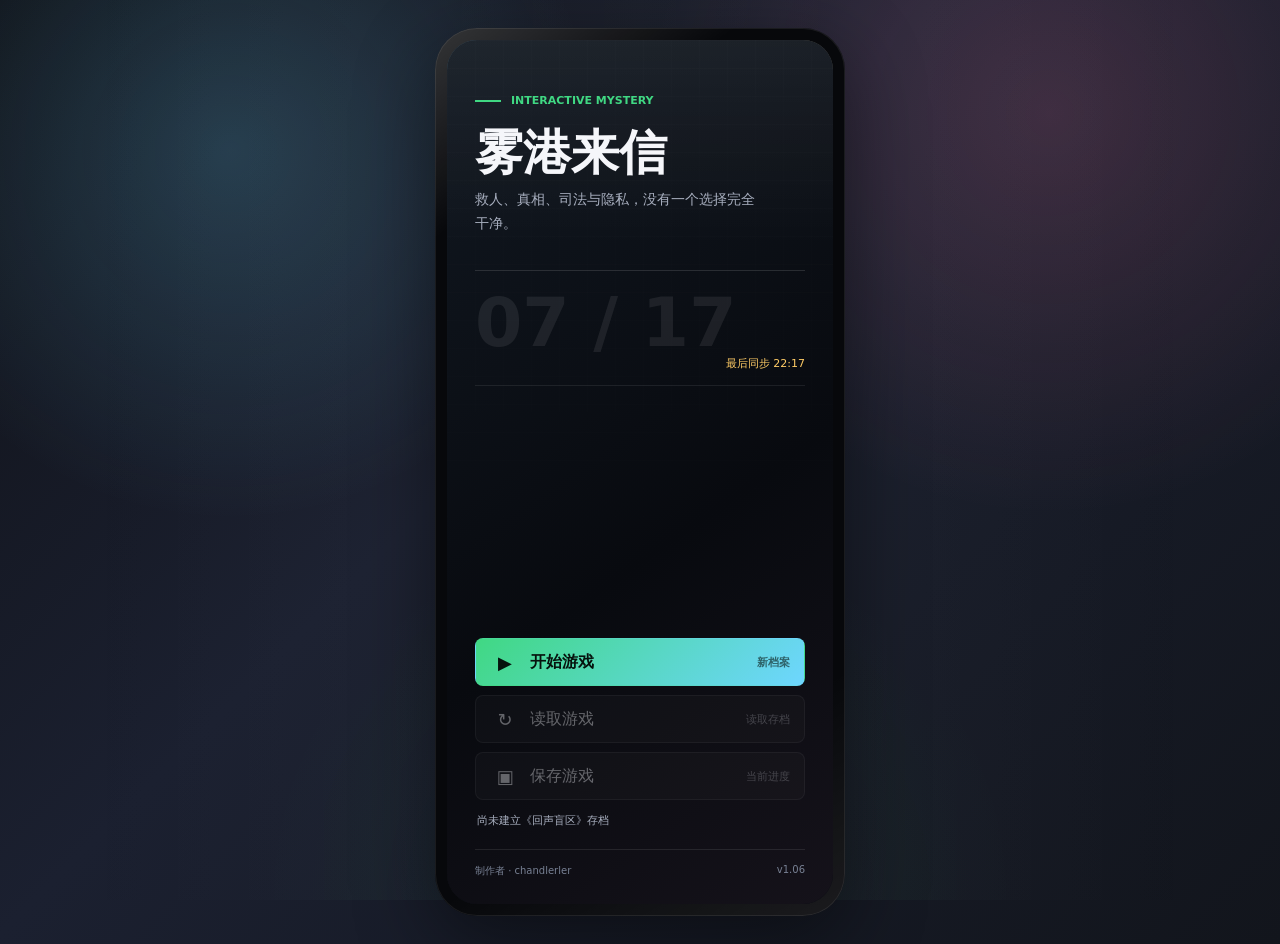
<file: index.html>
<!doctype html>
<html lang="zh-CN">
<head>
  <meta charset="utf-8">
  <!--
    viewport-fit=cover 让页面在全面屏设备上正确使用可视区域；
    interactive-widget=resizes-content 让软键盘弹出时缩小页面，而不是遮住密码输入框。
  -->
  <meta name="viewport" content="width=device-width, initial-scale=1, viewport-fit=cover, interactive-widget=resizes-content">
  <!-- 这是单文件原型，禁用本地页面缓存可以减少手机继续显示旧版本的概率。 -->
  <meta http-equiv="Cache-Control" content="no-cache, no-store, must-revalidate">
  <meta http-equiv="Pragma" content="no-cache">
  <meta http-equiv="Expires" content="0">
  <!-- 头像是首屏锁屏通知的一部分，提前加载可以减少图片闪现。 -->
  <link rel="preload" as="image" href="assets/avatars/linxia.jpg">
  <title>雾港来信：回声盲区</title>
  <style>
    /*
      这是一个用于验证玩法框架的最小可玩模型。
      页面负责模拟手机外观，剧情、线索、事件和结局位于 data 目录，运行逻辑位于 game.js。
      注释会尽量解释“为什么这样写”，而不是只解释语法。
    */

    :root {
      color-scheme: dark;
      --bg: #111318;
      --bg-soft: #191c24;
      --glass: rgba(25, 28, 36, .72);
      --glass-strong: rgba(30, 34, 44, .9);
      --line: rgba(255, 255, 255, .12);
      --text: #f5f6fa;
      --muted: #a8afbf;
      --dim: #788194;
      --green: #40d883;
      --cyan: #6ed6ff;
      --blue: #5a8cff;
      --pink: #ff7ba8;
      --amber: #ffcc66;
      --danger: #ff6b78;
      --shadow: 0 24px 80px rgba(0, 0, 0, .45);
      --radius-phone: 42px;
      --radius-app: 24px;
      --font: "Microsoft YaHei", "PingFang SC", "Noto Sans CJK SC", system-ui, sans-serif;
    }

    * {
      box-sizing: border-box;
    }

    html {
      min-height: 100%;
      background: #07080b;
    }

    body {
      min-height: 100vh;
      min-height: 100dvh;
      margin: 0;
      display: grid;
      place-items: center;
      overflow-x: hidden;
      color: var(--text);
      font-family: var(--font);
      background:
        radial-gradient(circle at 18% 16%, rgba(110, 214, 255, .2), transparent 28%),
        radial-gradient(circle at 82% 12%, rgba(255, 123, 168, .16), transparent 30%),
        linear-gradient(135deg, #0f1117 0%, #1b2030 42%, #12151c 100%);
    }

    body::before {
      content: "";
      position: fixed;
      inset: 0;
      pointer-events: none;
      background:
        linear-gradient(90deg, transparent, rgba(255, 255, 255, .035), transparent),
        radial-gradient(circle at 50% 100%, rgba(64, 216, 131, .08), transparent 34%);
      opacity: .8;
    }

    button,
    input {
      font: inherit;
    }

    button {
      cursor: pointer;
      border: 0;
      color: inherit;
      -webkit-tap-highlight-color: transparent;
    }

    .stage {
      width: min(100vw, 520px);
      min-height: 100vh;
      min-height: 100dvh;
      display: flex;
      align-items: center;
      justify-content: center;
      padding: 28px;
    }

    .progress-list {
      display: grid;
      gap: 10px;
      margin-top: 26px;
    }

    .progress-item {
      display: flex;
      align-items: center;
      gap: 10px;
      color: var(--muted);
      line-height: 1.5;
    }

    .progress-dot {
      width: 10px;
      height: 10px;
      border-radius: 50%;
      background: rgba(255, 255, 255, .22);
      box-shadow: 0 0 0 4px rgba(255, 255, 255, .04);
      flex: 0 0 auto;
    }

    .progress-item.done {
      color: var(--text);
    }

    .progress-item.done .progress-dot {
      background: var(--green);
      box-shadow: 0 0 0 4px rgba(64, 216, 131, .16);
    }

    .phone-shell {
      width: min(100%, 410px);
      aspect-ratio: 9 / 19.5;
      margin-inline: auto;
      padding: 12px;
      border-radius: var(--radius-phone);
      background:
        linear-gradient(145deg, rgba(255, 255, 255, .18), transparent 18%),
        linear-gradient(330deg, rgba(255, 255, 255, .08), transparent 22%),
        #07080b;
      box-shadow: var(--shadow), inset 0 0 0 1px rgba(255, 255, 255, .08);
      position: relative;
      animation: phoneRise .45s ease both;
    }

    .phone {
      height: 100%;
      overflow: hidden;
      border-radius: calc(var(--radius-phone) - 12px);
      position: relative;
      background:
        linear-gradient(180deg, rgba(255, 255, 255, .1), transparent 34%),
        radial-gradient(circle at 30% 10%, rgba(110, 214, 255, .35), transparent 32%),
        radial-gradient(circle at 78% 4%, rgba(255, 204, 102, .24), transparent 28%),
        linear-gradient(160deg, #1b2433, #0d1119 58%, #171922);
    }

    /*
      =====================
      游戏初始菜单
      =====================
      菜单覆盖在整台模拟手机上方，因此玩家第一次打开链接时不会提前看到锁屏。
      进入游戏后可以通过状态栏左侧的菜单按钮再次打开它。
    */
    .start-menu {
      position: absolute;
      inset: 0;
      z-index: 100;
      display: none;
      flex-direction: column;
      justify-content: space-between;
      overflow: hidden;
      padding: 54px 28px 26px;
      background:
        linear-gradient(180deg, rgba(255, 255, 255, .06), transparent 24%),
        linear-gradient(145deg, #111821 0%, #080a0f 58%, #15121a 100%);
    }

    .start-menu.active {
      display: flex;
      animation: menuIn .36s ease both;
    }

    .start-menu::before {
      content: "";
      position: absolute;
      inset: 0;
      pointer-events: none;
      opacity: .42;
      background-image:
        linear-gradient(rgba(255, 255, 255, .03) 1px, transparent 1px),
        linear-gradient(90deg, rgba(255, 255, 255, .025) 1px, transparent 1px);
      background-size: 28px 28px;
      mask-image: linear-gradient(to bottom, black, transparent 74%);
    }

    .menu-close {
      width: 36px;
      height: 36px;
      position: absolute;
      top: 18px;
      right: 18px;
      z-index: 2;
      display: none;
      place-items: center;
      border: 1px solid rgba(255, 255, 255, .14);
      border-radius: 8px;
      color: rgba(255, 255, 255, .82);
      background: rgba(255, 255, 255, .06);
      font-size: 24px;
      line-height: 1;
    }

    .menu-close.visible {
      display: grid;
    }

    .menu-heading,
    .menu-actions,
    .menu-footer {
      position: relative;
      z-index: 1;
    }

    .menu-kicker {
      display: flex;
      align-items: center;
      gap: 10px;
      color: var(--green);
      font-size: 11px;
      font-weight: 700;
      letter-spacing: 0;
    }

    .menu-kicker::before {
      content: "";
      width: 26px;
      height: 2px;
      background: var(--green);
    }

    .menu-title {
      margin: 20px 0 8px;
      font-size: 48px;
      line-height: 1.08;
      font-weight: 650;
      letter-spacing: 0;
    }

    .menu-subtitle {
      max-width: 290px;
      margin: 0;
      color: var(--muted);
      font-size: 14px;
      line-height: 1.75;
    }

    .menu-mark {
      width: 100%;
      height: 116px;
      position: relative;
      margin-top: 34px;
      border-top: 1px solid rgba(255, 255, 255, .12);
      border-bottom: 1px solid rgba(255, 255, 255, .08);
      overflow: hidden;
    }

    .menu-mark::before {
      content: "07 / 17";
      position: absolute;
      left: 0;
      top: 18px;
      color: rgba(255, 255, 255, .08);
      font-size: 68px;
      font-weight: 700;
      line-height: 1;
      white-space: nowrap;
    }

    .menu-mark::after {
      content: "最后同步 22:17";
      position: absolute;
      right: 0;
      bottom: 14px;
      color: var(--amber);
      font-size: 11px;
    }

    .menu-actions {
      display: grid;
      gap: 9px;
      margin-top: auto;
    }

    .menu-action {
      min-height: 48px;
      display: grid;
      grid-template-columns: 30px 1fr auto;
      align-items: center;
      gap: 10px;
      padding: 0 14px;
      border: 1px solid rgba(255, 255, 255, .13);
      border-radius: 8px;
      text-align: left;
      background: rgba(255, 255, 255, .055);
      transition: transform .16s ease, border-color .16s ease, background .16s ease;
    }

    .menu-action:hover,
    .menu-action:focus-visible {
      border-color: rgba(110, 214, 255, .52);
      background: rgba(110, 214, 255, .09);
      outline: none;
    }

    .menu-action:active {
      transform: scale(.985);
    }

    .menu-action.primary {
      border-color: transparent;
      color: #06120d;
      background: linear-gradient(135deg, var(--green), var(--cyan));
      font-weight: 700;
    }

    .menu-action.continue-action {
      border-color: rgba(64, 216, 131, .4);
      background: rgba(64, 216, 131, .1);
    }

    .menu-action[hidden] {
      display: none;
    }

    .menu-action:disabled {
      cursor: not-allowed;
      opacity: .38;
      transform: none;
    }

    .menu-action-icon {
      font-size: 18px;
      text-align: center;
    }

    .menu-action-meta {
      color: currentColor;
      opacity: .58;
      font-size: 11px;
    }

    .save-summary {
      min-height: 18px;
      margin: 4px 2px 0;
      color: var(--muted);
      font-size: 11px;
      line-height: 1.5;
    }

    .save-summary.success {
      color: var(--green);
    }

    .menu-footer {
      display: flex;
      justify-content: space-between;
      gap: 16px;
      margin-top: 18px;
      padding-top: 14px;
      border-top: 1px solid rgba(255, 255, 255, .09);
      color: var(--dim);
      font-size: 10px;
    }

    .speaker {
      width: 96px;
      height: 26px;
      border-radius: 0 0 18px 18px;
      background: #07080b;
      position: absolute;
      top: 0;
      left: 50%;
      z-index: 20;
      transform: translateX(-50%);
    }

    .status-bar {
      height: 44px;
      padding: 12px 24px 0;
      display: flex;
      align-items: center;
      justify-content: space-between;
      font-size: 13px;
      font-weight: 500;
      position: relative;
      z-index: 42;
      touch-action: none;
    }

    .status-left {
      display: flex;
      align-items: center;
      gap: 8px;
    }

    .menu-launcher {
      width: 24px;
      height: 24px;
      display: grid;
      place-items: center;
      padding: 0;
      border-radius: 6px;
      color: rgba(255, 255, 255, .84);
      background: rgba(255, 255, 255, .08);
      font-size: 15px;
      line-height: 1;
    }

    .shade-grip {
      position: absolute;
      left: 50%;
      top: 7px;
      width: 116px;
      height: 28px;
      transform: translateX(-50%);
      border-radius: 0 0 18px 18px;
      background: transparent;
      z-index: 44;
      cursor: grab;
      touch-action: none;
    }

    .signal {
      display: flex;
      align-items: center;
      gap: 5px;
      color: rgba(255, 255, 255, .88);
    }

    .battery {
      width: 24px;
      height: 12px;
      border: 1.5px solid currentColor;
      border-radius: 4px;
      padding: 2px;
      position: relative;
    }

    .battery::after {
      content: "";
      width: 2px;
      height: 6px;
      border-radius: 0 2px 2px 0;
      background: currentColor;
      position: absolute;
      right: -4px;
      top: 2px;
    }

    .battery span {
      display: block;
      width: 72%;
      height: 100%;
      border-radius: 2px;
      background: var(--green);
    }

    .screen {
      position: absolute;
      inset: 44px 0 0;
      display: flex;
      flex-direction: column;
    }

    .home-screen,
    .app-screen,
    .lock-screen {
      position: absolute;
      inset: 0;
      display: none;
      animation: appIn .22s ease both;
    }

    .home-screen.active,
    .app-screen.active,
    .lock-screen.active {
      display: flex;
    }

    .lock-screen {
      z-index: 32;
      flex-direction: column;
      justify-content: space-between;
      padding: 54px 24px 26px;
      background:
        linear-gradient(180deg, rgba(255, 255, 255, .08), transparent 38%),
        radial-gradient(circle at 50% 18%, rgba(110, 214, 255, .24), transparent 32%),
        linear-gradient(160deg, #161b26, #090b10 68%);
    }

    .lock-top {
      text-align: center;
    }

    .lock-time {
      font-size: 64px;
      line-height: 1;
      font-weight: 500;
    }

    .lock-date {
      margin-top: 8px;
      color: rgba(255, 255, 255, .72);
      font-size: 14px;
    }

    .lock-notice {
      margin-top: 28px;
      padding: 13px;
      border-radius: 20px;
      display: flex;
      align-items: center;
      gap: 10px;
      text-align: left;
      background: rgba(255, 255, 255, .11);
      border: 1px solid rgba(255, 255, 255, .13);
      backdrop-filter: blur(16px);
      animation: notifyIn .55s ease both .25s;
    }

    .lock-unlock {
      display: grid;
      gap: 12px;
    }

    .lock-hint {
      text-align: center;
      color: rgba(255, 255, 255, .72);
      font-size: 13px;
    }

    .lock-pass {
      display: grid;
      grid-template-columns: 1fr auto;
      gap: 8px;
    }

    .lock-pass input {
      min-width: 0;
      height: 46px;
      border: 1px solid rgba(255, 255, 255, .16);
      border-radius: 16px;
      padding: 0 14px;
      background: rgba(255, 255, 255, .1);
      color: var(--text);
      outline: none;
      text-align: center;
      letter-spacing: 6px;
    }

    .lock-pass input:focus {
      border-color: rgba(110, 214, 255, .72);
      box-shadow: 0 0 0 4px rgba(110, 214, 255, .13);
    }

    .unlock-btn {
      width: 54px;
      height: 46px;
      border-radius: 16px;
      background: linear-gradient(135deg, var(--green), var(--cyan));
      color: #071015;
      font-size: 20px;
    }

    .lock-error {
      min-height: 20px;
      color: var(--danger);
      text-align: center;
      font-size: 12px;
    }

    .swipe-pill {
      width: 132px;
      height: 5px;
      margin: 4px auto 0;
      border-radius: 999px;
      background: rgba(255, 255, 255, .48);
      animation: breathe 1.8s ease-in-out infinite;
    }

    .home-screen {
      flex-direction: column;
      padding: 26px 24px 22px;
    }

    .date-card {
      margin-top: 12px;
    }

    .date-card .time {
      font-size: 54px;
      line-height: 1;
      font-weight: 500;
      letter-spacing: 0;
    }

    .date-card .date {
      margin-top: 6px;
      color: rgba(255, 255, 255, .72);
      font-size: 14px;
    }

    .notice {
      margin-top: 18px;
      display: flex;
      align-items: center;
      gap: 10px;
      padding: 12px;
      border-radius: 18px;
      background: rgba(255, 255, 255, .1);
      backdrop-filter: blur(14px);
      border: 1px solid rgba(255, 255, 255, .12);
      animation: notifyIn .45s ease both .15s;
    }

    .notice-icon {
      width: 34px;
      height: 34px;
      border-radius: 11px;
      display: grid;
      place-items: center;
      background: linear-gradient(135deg, var(--green), #1a9f62);
      font-size: 18px;
    }

    /*
      角色头像统一从 assets 目录读取。object-fit 让不同尺寸的原图都能稳定填满头像框，
      object-position 稍微上移，避免方形裁切时把人物面部压到下方。
    */
    .character-avatar {
      object-fit: cover;
      object-position: 50% 34%;
      border-radius: 50%;
      border: 1px solid rgba(255, 255, 255, .24);
      background: #263028;
      box-shadow: 0 5px 14px rgba(0, 0, 0, .22);
    }

    img.notice-icon {
      flex: 0 0 34px;
      display: block;
    }

    /*
      应用 Logo：图形来自本地 Lucide 图标库并内嵌到页面。
      统一使用 currentColor，既能保持同一套线条语言，也方便不同应用使用独立配色。
    */
    .app-logo-svg {
      width: 30px;
      height: 30px;
      display: block;
      fill: none;
      stroke: currentColor;
      stroke-width: 1.9;
      stroke-linecap: round;
      stroke-linejoin: round;
      pointer-events: none;
    }

    .notice-icon .app-logo-svg {
      width: 20px;
      height: 20px;
      stroke-width: 2;
    }

    .logo-chat { color: #f4fff8; }
    .logo-gallery { color: #fff8eb; }
    .logo-docs { color: #f4fbff; }
    .logo-browser { color: #f5fbff; }
    .logo-social { color: #fff7fb; }
    .logo-videos { color: #fff5f6; }
    .logo-vault { color: #fff5d6; }
    .logo-ending { color: #fff7ed; }
    .logo-help { color: #f5fcff; }
    .logo-settings { color: #f7fbff; }

    .notice b {
      display: block;
      font-size: 13px;
      font-weight: 500;
    }

    .notice span {
      color: rgba(255, 255, 255, .72);
      font-size: 12px;
    }

    .app-grid {
      margin-top: auto;
      display: grid;
      grid-template-columns: repeat(4, 1fr);
      gap: 20px 14px;
    }

    .app-icon {
      display: grid;
      justify-items: center;
      gap: 7px;
      background: transparent;
      padding: 0;
    }

    .icon-tile {
      width: 54px;
      height: 54px;
      border-radius: 16px;
      display: grid;
      place-items: center;
      font-size: 25px;
      box-shadow: 0 12px 24px rgba(0, 0, 0, .24), inset 0 1px 0 rgba(255, 255, 255, .28);
      position: relative;
      transition: transform .16s ease, filter .16s ease;
    }

    .app-icon:active .icon-tile,
    .choice-btn:active,
    .small-btn:active,
    .back-btn:active,
    .desktop-btn:active,
    .notice:active,
    .photo-card:active {
      transform: scale(.96);
      filter: brightness(1.12);
    }

    .app-icon > span:not(.icon-tile) {
      max-width: 68px;
      color: rgba(255, 255, 255, .88);
      font-size: 12px;
      text-shadow: 0 1px 5px rgba(0, 0, 0, .55);
      white-space: nowrap;
      overflow: hidden;
      text-overflow: ellipsis;
    }

    .badge {
      min-width: 18px;
      height: 18px;
      padding: 0 5px;
      border-radius: 9px;
      display: grid;
      place-items: center;
      position: absolute;
      right: -6px;
      top: -5px;
      background: var(--danger);
      color: white;
      font-size: 11px;
      box-shadow: 0 4px 10px rgba(0, 0, 0, .32);
    }

    .dock {
      margin-top: 22px;
      padding: 12px 14px;
      display: grid;
      grid-template-columns: repeat(5, 1fr);
      gap: 10px;
      border-radius: 28px;
      background: rgba(255, 255, 255, .12);
      border: 1px solid rgba(255, 255, 255, .1);
      backdrop-filter: blur(18px);
    }

    .app-screen {
      flex-direction: column;
      background: var(--bg);
    }

    .notification-shade {
      position: absolute;
      inset: -44px 0 auto;
      min-height: 390px;
      padding: 58px 16px 18px;
      border-radius: 0 0 30px 30px;
      background: rgba(14, 17, 24, .86);
      border-bottom: 1px solid rgba(255, 255, 255, .12);
      backdrop-filter: blur(24px);
      box-shadow: 0 28px 70px rgba(0, 0, 0, .42);
      transform: translateY(-108%);
      transition: transform .32s cubic-bezier(.2, .8, .2, 1);
      z-index: 40;
      touch-action: none;
    }

    .notification-shade.open {
      transform: translateY(0);
    }

    .shade-header {
      display: flex;
      align-items: center;
      justify-content: space-between;
      color: rgba(255, 255, 255, .78);
      font-size: 13px;
      margin-bottom: 14px;
    }

    .quick-grid {
      display: grid;
      grid-template-columns: repeat(4, 1fr);
      gap: 10px;
      margin-bottom: 14px;
    }

    .quick-toggle {
      height: 58px;
      border-radius: 18px;
      display: grid;
      place-items: center;
      gap: 3px;
      background: rgba(255, 255, 255, .09);
      color: rgba(255, 255, 255, .86);
      font-size: 12px;
    }

    .quick-toggle.on {
      background: linear-gradient(135deg, rgba(64, 216, 131, .92), rgba(110, 214, 255, .78));
      color: #061015;
    }

    .shade-card {
      display: flex;
      gap: 10px;
      padding: 12px;
      border-radius: 18px;
      margin-bottom: 10px;
      background: rgba(255, 255, 255, .1);
      border: 1px solid rgba(255, 255, 255, .1);
      text-align: left;
      width: 100%;
    }

    .shade-card b,
    .lock-notice b {
      display: block;
      margin-bottom: 3px;
      font-size: 13px;
      font-weight: 500;
    }

    .shade-card span,
    .lock-notice span {
      color: rgba(255, 255, 255, .7);
      font-size: 12px;
      line-height: 1.45;
    }

    /* 通知正文允许在弹性布局中收缩，避免长剧情消息把手机界面撑出屏幕。 */
    .notice > span:last-child,
    .shade-card > span:last-child,
    .lock-notice > span:last-child {
      min-width: 0;
      flex: 1;
    }

    .notice > span:last-child > span,
    .shade-card > span:last-child > span {
      display: block;
      overflow: hidden;
      white-space: nowrap;
      text-overflow: ellipsis;
    }

    .shade-close {
      width: 118px;
      height: 5px;
      margin: 14px auto 0;
      border-radius: 999px;
      background: rgba(255, 255, 255, .42);
      display: block;
    }

    .app-header {
      min-height: 52px;
      padding: 8px 12px;
      display: grid;
      grid-template-columns: 42px 1fr 42px;
      align-items: center;
      border-bottom: 1px solid var(--line);
      background: rgba(20, 22, 29, .92);
    }

    .app-title {
      display: flex;
      min-width: 0;
      align-items: center;
      justify-content: center;
      gap: 7px;
      text-align: center;
      font-size: 15px;
      font-weight: 500;
    }

    .app-header-logo {
      width: 19px;
      height: 19px;
      display: block;
      fill: none;
      stroke: var(--cyan);
      stroke-width: 2;
      stroke-linecap: round;
      stroke-linejoin: round;
    }

    .back-btn,
    .small-btn,
    .home-indicator-btn {
      border-radius: 14px;
      background: rgba(255, 255, 255, .08);
      min-height: 36px;
    }

    .back-btn {
      width: 38px;
    }

    .small-btn {
      width: 42px;
      padding: 0;
      color: var(--muted);
      font-size: 12px;
      white-space: nowrap;
    }

    .app-body {
      min-height: 0;
      flex: 1;
      overflow: auto;
    }

    .bottom-home {
      height: 24px;
      display: grid;
      place-items: center;
      background: rgba(0, 0, 0, .12);
    }

    .home-indicator-btn {
      width: 128px;
      height: 5px;
      min-height: 5px;
      border-radius: 999px;
      background: rgba(255, 255, 255, .42);
      padding: 0;
    }

    .chat-layout {
      display: grid;
      grid-template-rows: auto 1fr auto;
      height: 100%;
    }

    .contact-card {
      display: flex;
      align-items: center;
      gap: 12px;
      padding: 12px 14px;
      border-bottom: 1px solid var(--line);
      background: rgba(255, 255, 255, .03);
    }

    .avatar {
      width: 42px;
      height: 42px;
      flex: 0 0 42px;
    }

    .contact-card b {
      display: block;
      font-size: 14px;
      font-weight: 500;
    }

    .contact-card span {
      color: var(--muted);
      font-size: 12px;
    }

    .messages {
      padding: 14px;
      overflow: auto;
      background:
        linear-gradient(rgba(255, 255, 255, .025) 1px, transparent 1px),
        linear-gradient(90deg, rgba(255, 255, 255, .025) 1px, transparent 1px),
        #11141b;
      background-size: 22px 22px;
    }

    .msg {
      max-width: 82%;
      margin-bottom: 10px;
      display: flex;
      flex-direction: column;
      gap: 3px;
      animation: messageIn .24s ease both;
    }

    .msg.npc {
      align-items: flex-start;
      max-width: 90%;
    }

    .msg.player {
      align-items: flex-end;
      margin-left: auto;
    }

    .bubble {
      padding: 10px 12px;
      border-radius: 16px;
      font-size: 14px;
      line-height: 1.55;
      white-space: pre-wrap;
      box-shadow: 0 8px 18px rgba(0, 0, 0, .14);
    }

    .npc .bubble {
      border-top-left-radius: 5px;
      background: #272b35;
    }

    .player .bubble {
      border-top-right-radius: 5px;
      background: linear-gradient(135deg, #2ecb78, #1b9f5f);
      color: #06130d;
    }

    /* 图片与内部链接沿用气泡位置，但采用稳定尺寸，避免资源加载时推动聊天布局。 */
    .chat-image-message,
    .chat-link-message {
      width: min(242px, 66vw);
      padding: 0;
      overflow: hidden;
      text-align: left;
      color: var(--text);
    }

    .chat-image-message img {
      width: 100%;
      aspect-ratio: 4 / 3;
      display: block;
      object-fit: cover;
    }

    .chat-image-message span {
      display: block;
      padding: 9px 11px 10px;
      color: rgba(255, 255, 255, .78);
      font-size: 12px;
      line-height: 1.5;
    }

    .chat-link-message {
      padding: 12px;
      display: grid;
      gap: 5px;
      border-left: 3px solid var(--cyan);
    }

    .chat-link-message small {
      color: var(--cyan);
      font-size: 10px;
      text-transform: uppercase;
    }

    .chat-link-message b {
      font-size: 14px;
      font-weight: 600;
    }

    .chat-link-message span {
      color: var(--muted);
      font-size: 12px;
      line-height: 1.5;
    }

    .chat-link-message i {
      margin-top: 3px;
      color: var(--green);
      font-size: 11px;
      font-style: normal;
    }

    .msg-time {
      padding: 0 4px;
      color: var(--dim);
      font-size: 11px;
    }

    .msg-row {
      display: flex;
      align-items: flex-end;
      gap: 8px;
    }

    .msg-avatar {
      width: 28px;
      height: 28px;
      flex: 0 0 28px;
    }

    .msg.npc .msg-time {
      padding-left: 36px;
    }

    .choice-panel {
      padding: 10px 12px 12px;
      display: grid;
      gap: 8px;
      border-top: 1px solid var(--line);
      background: rgba(20, 22, 29, .96);
    }

    .choice-btn {
      min-height: 40px;
      padding: 8px 12px;
      border-radius: 14px;
      background: rgba(255, 255, 255, .08);
      color: var(--text);
      text-align: left;
      line-height: 1.4;
      transition: transform .14s ease, filter .14s ease, background .14s ease;
    }

    .choice-btn.primary {
      background: linear-gradient(135deg, rgba(64, 216, 131, .95), rgba(68, 190, 255, .9));
      color: #061015;
    }

    .empty-hint {
      padding: 14px;
      color: var(--muted);
      font-size: 13px;
      line-height: 1.7;
      text-align: center;
    }

    .notes-list,
    .social-list,
    .gallery {
      padding: 14px;
      display: grid;
      gap: 12px;
    }

    .doc-card,
    .post-card,
    .photo-card,
    .browser-result,
    .video-card {
      border: 1px solid var(--line);
      border-radius: 18px;
      background: rgba(255, 255, 255, .055);
      overflow: hidden;
    }

    .doc-card {
      padding: 14px;
    }

    .doc-card h3,
    .post-card h3 {
      margin: 0 0 8px;
      font-size: 15px;
      font-weight: 500;
    }

    .doc-card p,
    .post-card p,
    .browser-result p {
      margin: 0;
      color: var(--muted);
      font-size: 13px;
      line-height: 1.7;
    }

    .post-author {
      display: flex;
      align-items: center;
      gap: 10px;
      margin-bottom: 10px;
    }

    .post-author .character-avatar {
      width: 36px;
      height: 36px;
      flex: 0 0 36px;
    }

    .post-author h3 {
      margin: 0;
    }

    .doc-meta,
    .post-meta {
      margin-top: 10px;
      color: var(--dim);
      font-size: 12px;
    }

    .photo-thumb {
      aspect-ratio: 4 / 3;
      position: relative;
      display: grid;
      place-items: center;
      overflow: hidden;
      background:
        linear-gradient(135deg, rgba(110, 214, 255, .5), transparent 40%),
        linear-gradient(315deg, rgba(255, 204, 102, .45), transparent 38%),
        #252936;
    }

    .photo-thumb::before {
      content: "";
      width: 76%;
      height: 58%;
      border-radius: 10px;
      border: 2px solid rgba(255, 255, 255, .38);
      transform: rotate(-3deg);
    }

    .photo-label {
      padding: 12px;
      display: flex;
      align-items: center;
      justify-content: space-between;
      gap: 12px;
      color: var(--muted);
      font-size: 13px;
    }

    .photo-label b {
      color: var(--text);
      font-weight: 500;
    }

    .clue-chip {
      padding: 4px 8px;
      border-radius: 999px;
      background: rgba(255, 204, 102, .16);
      color: var(--amber);
      font-size: 12px;
      white-space: nowrap;
    }

    .post-card {
      padding: 14px;
    }

    .post-image {
      height: 116px;
      margin-top: 12px;
      border-radius: 14px;
      display: grid;
      place-items: center;
      background:
        linear-gradient(90deg, rgba(255, 255, 255, .08) 1px, transparent 1px),
        linear-gradient(rgba(255, 255, 255, .08) 1px, transparent 1px),
        linear-gradient(135deg, rgba(90, 140, 255, .35), rgba(255, 123, 168, .2));
      background-size: 20px 20px, 20px 20px, auto;
      color: rgba(255, 255, 255, .72);
      font-size: 13px;
    }

    .browser {
      padding: 14px;
    }

    .search-row {
      display: flex;
      gap: 8px;
      position: sticky;
      top: 0;
      padding-bottom: 12px;
      background: var(--bg);
      z-index: 2;
    }

    .search-row input,
    .passcode input {
      min-width: 0;
      flex: 1;
      height: 42px;
      border: 1px solid var(--line);
      border-radius: 14px;
      padding: 0 12px;
      background: rgba(255, 255, 255, .08);
      color: var(--text);
      outline: none;
    }

    .search-row input:focus,
    .passcode input:focus {
      border-color: rgba(110, 214, 255, .65);
      box-shadow: 0 0 0 3px rgba(110, 214, 255, .12);
    }

    .browser-result {
      padding: 13px;
      margin-bottom: 10px;
      width: 100%;
      color: var(--text);
      text-align: left;
    }

    .browser-article {
      padding: 24px 18px;
    }

    .browser-article h2 {
      margin: 8px 0 14px;
      font-size: 24px;
      line-height: 1.35;
    }

    .browser-article p {
      margin: 0 0 24px;
      color: var(--muted);
      font-size: 14px;
      line-height: 1.9;
    }

    .browser-result b {
      display: block;
      margin-bottom: 4px;
      color: var(--cyan);
      font-weight: 500;
    }

    .browser-result small {
      display: block;
      margin-bottom: 6px;
      color: var(--green);
    }

    .locked {
      display: grid;
      gap: 14px;
      align-content: center;
      height: 100%;
      padding: 24px;
      text-align: center;
    }

    .lock-icon {
      width: 76px;
      height: 76px;
      margin: 0 auto;
      border-radius: 24px;
      display: grid;
      place-items: center;
      background: rgba(255, 255, 255, .08);
      font-size: 34px;
    }

    .locked h2 {
      margin: 0;
      font-size: 22px;
      font-weight: 500;
    }

    .locked p {
      margin: 0;
      color: var(--muted);
      line-height: 1.7;
      font-size: 13px;
    }

    .passcode {
      display: flex;
      gap: 8px;
    }

    .error {
      min-height: 20px;
      color: var(--danger);
      font-size: 12px;
    }

    .ending {
      padding: 18px;
      display: grid;
      gap: 14px;
    }

    .ending-banner {
      min-height: 180px;
      border-radius: 22px;
      display: grid;
      place-items: center;
      text-align: center;
      padding: 18px;
      background:
        radial-gradient(circle at 50% 18%, rgba(64, 216, 131, .42), transparent 28%),
        linear-gradient(135deg, rgba(90, 140, 255, .26), rgba(255, 123, 168, .18));
      border: 1px solid var(--line);
    }

    .ending-banner h2 {
      margin: 0 0 8px;
      font-size: 26px;
      font-weight: 500;
    }

    .ending-banner p {
      margin: 0;
      color: var(--muted);
      line-height: 1.7;
    }

    .video-card {
      padding: 14px;
    }

    .video-box {
      height: 150px;
      border-radius: 16px;
      display: grid;
      place-items: center;
      background:
        linear-gradient(135deg, rgba(255, 255, 255, .12), transparent),
        #0b0d12;
      position: relative;
      overflow: hidden;
    }

    .video-box::before,
    .video-box::after {
      content: "";
      position: absolute;
      inset: 18px;
      border: 1px solid rgba(255, 255, 255, .08);
      border-radius: 14px;
    }

    .play {
      width: 58px;
      height: 58px;
      border-radius: 50%;
      display: grid;
      place-items: center;
      background: rgba(255, 255, 255, .16);
      backdrop-filter: blur(12px);
      font-size: 22px;
    }

    .reset-row {
      display: flex;
      gap: 10px;
      flex-wrap: wrap;
      margin-top: 18px;
    }

    .help-page {
      padding: 14px;
      display: grid;
      gap: 12px;
    }

    .settings-page {
      padding: 14px;
      display: grid;
      gap: 12px;
    }

    .settings-group,
    .settings-note {
      border: 1px solid var(--line);
      border-radius: 18px;
      background: rgba(255, 255, 255, .055);
      overflow: hidden;
    }

    .settings-group h3 {
      margin: 0;
      padding: 13px 14px 9px;
      color: var(--muted);
      font-size: 12px;
      font-weight: 500;
    }

    .setting-row {
      min-height: 72px;
      padding: 10px 14px;
      display: grid;
      grid-template-columns: 38px 1fr auto;
      align-items: center;
      gap: 10px;
      border-top: 1px solid var(--line);
    }

    .setting-symbol {
      width: 34px;
      height: 34px;
      border-radius: 10px;
      display: grid;
      place-items: center;
      background: linear-gradient(135deg, #4ed59a, #5a8cff);
      color: #08130f;
      font-size: 18px;
      font-weight: 600;
    }

    .setting-copy b,
    .setting-copy small {
      display: block;
    }

    .setting-copy b {
      margin-bottom: 3px;
      font-size: 14px;
      font-weight: 500;
    }

    .setting-copy small,
    .system-switch small,
    .settings-note span {
      color: var(--muted);
      font-size: 11px;
    }

    .system-switch {
      display: grid;
      justify-items: end;
      gap: 4px;
      background: transparent;
    }

    .switch-track {
      width: 42px;
      height: 24px;
      padding: 3px;
      display: block;
      border-radius: 12px;
      background: rgba(255, 255, 255, .16);
      transition: background .18s ease;
    }

    .switch-track i {
      width: 18px;
      height: 18px;
      display: block;
      border-radius: 50%;
      background: white;
      box-shadow: 0 2px 6px rgba(0, 0, 0, .3);
      transition: transform .18s ease;
    }

    .system-switch.on .switch-track {
      background: var(--green);
    }

    .system-switch.on .switch-track i {
      transform: translateX(18px);
    }

    .settings-note {
      padding: 14px;
    }

    .settings-note b,
    .settings-note span {
      display: block;
    }

    .settings-note b {
      margin-bottom: 5px;
      font-size: 13px;
      font-weight: 500;
    }

    .help-hero {
      padding: 16px;
      border-radius: 22px;
      background:
        radial-gradient(circle at 82% 12%, rgba(110, 214, 255, .28), transparent 34%),
        rgba(255, 255, 255, .06);
      border: 1px solid var(--line);
    }

    .help-hero h2 {
      margin: 0 0 8px;
      font-size: 24px;
      font-weight: 500;
    }

    .help-hero p,
    .help-card p {
      margin: 0;
      color: var(--muted);
      line-height: 1.7;
      font-size: 13px;
    }

    .help-card {
      padding: 14px;
      border-radius: 18px;
      border: 1px solid var(--line);
      background: rgba(255, 255, 255, .055);
    }

    .help-card h3 {
      margin: 0 0 9px;
      font-size: 15px;
      font-weight: 500;
    }

    .desktop-btn {
      min-height: 42px;
      padding: 0 16px;
      border-radius: 14px;
      background: rgba(255, 255, 255, .1);
      border: 1px solid rgba(255, 255, 255, .12);
    }

    .desktop-btn.primary {
      background: linear-gradient(135deg, var(--green), var(--cyan));
      color: #071015;
      border-color: transparent;
    }

    .toast {
      position: absolute;
      left: 18px;
      right: 18px;
      top: 52px;
      z-index: 46;
      display: flex;
      align-items: center;
      gap: 10px;
      padding: 12px;
      border-radius: 18px;
      background: rgba(28, 32, 42, .92);
      border: 1px solid rgba(255, 255, 255, .12);
      box-shadow: 0 18px 45px rgba(0, 0, 0, .32);
      backdrop-filter: blur(18px);
      animation: toastDrop 3.2s ease both;
      pointer-events: none;
    }

    @keyframes phoneRise {
      from { transform: translateY(16px) scale(.985); opacity: 0; }
      to { transform: translateY(0) scale(1); opacity: 1; }
    }

    @keyframes appIn {
      from { transform: translateY(10px); opacity: .6; }
      to { transform: translateY(0); opacity: 1; }
    }

    @keyframes notifyIn {
      from { transform: translateY(-8px); opacity: 0; }
      to { transform: translateY(0); opacity: 1; }
    }

    @keyframes messageIn {
      from { transform: translateY(6px) scale(.98); opacity: 0; }
      to { transform: translateY(0) scale(1); opacity: 1; }
    }

    @keyframes toastDrop {
      0% { transform: translateY(-22px); opacity: 0; }
      12%, 78% { transform: translateY(0); opacity: 1; }
      100% { transform: translateY(-18px); opacity: 0; }
    }

    @keyframes breathe {
      0%, 100% { opacity: .45; transform: scaleX(.88); }
      50% { opacity: .9; transform: scaleX(1); }
    }

    @keyframes menuIn {
      from { opacity: 0; transform: scale(1.015); }
      to { opacity: 1; transform: scale(1); }
    }

    @media (max-width: 820px) {
      body {
        display: block;
      }

      .stage {
        min-height: 100vh;
        padding: 16px;
      }

      .phone-shell {
        width: min(100%, 390px);
      }
    }

    @media (max-width: 420px) {
      /*
        手机上的关键修复：父级必须有明确的 height，内部的 height: 100% 才能计算。
        之前这里只有 min-height，导致 .phone 在部分安卓浏览器里高度塌缩，
        锁屏内容层也随之变成 0，只剩顶部状态栏和一大片黑色外壳背景。

        先写 100vh 兼容旧浏览器，再用 100dvh 覆盖：动态视口单位会自动扣除
        浏览器地址栏和底部工具栏，更适合手机竖屏网页。
      */
      html,
      body {
        width: 100%;
        height: 100%;
        overflow: hidden;
      }

      .stage {
        width: 100%;
        height: 100vh;
        height: 100dvh;
        min-height: 0;
        padding: 0;
      }

      .phone-shell {
        width: 100%;
        height: 100%;
        min-height: 0;
        aspect-ratio: auto;
        border-radius: 0;
        padding: 0;
        background: #0d1017;
        box-shadow: none;
      }

      .phone {
        width: 100%;
        height: 100%;
        min-height: 0;
        border-radius: 0;
      }

      .speaker {
        display: none;
      }

      .start-menu {
        padding-top: max(42px, env(safe-area-inset-top));
        padding-bottom: max(22px, env(safe-area-inset-bottom));
      }

      .menu-title {
        font-size: 44px;
      }
    }

    /*
      有些手机浏览器会用大于 420px 的 CSS 视口，单靠宽度媒体查询仍会显示电脑外壳。
      粗指针且无悬停能力可以更可靠地识别触屏手机：隐藏模拟刘海、外框和阴影，
      让游戏直接铺满真实设备的可视区域；电脑仍保留原来的手机模型。
    */
    @media (hover: none) and (pointer: coarse) {
      html,
      body {
        width: 100%;
        height: 100%;
        overflow: hidden;
        background: #0d1017;
      }

      body::before,
      .speaker {
        display: none;
      }

      .stage,
      .phone-shell,
      .phone {
        width: 100%;
        max-width: none;
        height: 100vh;
        height: 100dvh;
        min-height: 0;
        margin: 0;
        padding: 0;
        border: 0;
        border-radius: 0;
        box-shadow: none;
      }

      .phone-shell {
        aspect-ratio: auto;
        background: #0d1017;
      }

      .status-bar {
        height: calc(44px + env(safe-area-inset-top));
        padding-top: calc(12px + env(safe-area-inset-top));
      }

      .screen {
        inset: calc(44px + env(safe-area-inset-top)) 0 0;
      }

      .start-menu {
        border-radius: 0;
        padding-top: max(54px, calc(28px + env(safe-area-inset-top)));
        padding-bottom: max(22px, env(safe-area-inset-bottom));
      }
    }

    /* ========================================================
       v1.06 富媒体消息与通知反馈
       这些样式服务于联系人、证据照片、关系值和多结局界面。
       ======================================================== */
    .messenger-shell {
      height: 100%;
      overflow: auto;
      background: #11141b;
    }

    .messenger-summary {
      display: grid;
      grid-template-columns: repeat(2, 1fr);
      border-bottom: 1px solid var(--line);
      background: rgba(255, 255, 255, .025);
    }

    .messenger-summary div {
      min-width: 0;
      padding: 12px 14px;
    }

    .messenger-summary div + div {
      border-left: 1px solid var(--line);
    }

    .messenger-summary span,
    .messenger-summary b {
      display: block;
    }

    .messenger-summary span {
      color: var(--dim);
      font-size: 11px;
    }

    .messenger-summary b {
      margin-top: 2px;
      font-size: 18px;
      font-weight: 500;
    }

    .contact-list {
      display: grid;
    }

    .contact-row {
      width: 100%;
      min-height: 78px;
      display: grid;
      grid-template-columns: 48px minmax(0, 1fr) auto;
      align-items: center;
      gap: 11px;
      padding: 11px 14px;
      border-bottom: 1px solid var(--line);
      color: var(--text);
      text-align: left;
      background: transparent;
    }

    .contact-row:active {
      background: rgba(255, 255, 255, .065);
    }

    .contact-row-avatar {
      width: 48px;
      height: 48px;
      flex: 0 0 48px;
    }

    .contact-row-copy,
    .contact-row-top {
      min-width: 0;
      display: block;
    }

    .contact-row-top {
      display: flex;
      justify-content: space-between;
      align-items: baseline;
      gap: 8px;
    }

    .contact-row-top b {
      font-size: 14px;
      font-weight: 500;
    }

    .contact-row-top small,
    .contact-role,
    .contact-preview {
      color: var(--dim);
      font-size: 11px;
    }

    .contact-role,
    .contact-preview {
      display: block;
      overflow: hidden;
      white-space: nowrap;
      text-overflow: ellipsis;
    }

    .contact-role {
      margin-top: 2px;
      color: var(--muted);
    }

    .contact-preview {
      margin-top: 3px;
    }

    .contact-unread {
      min-width: 20px;
      height: 20px;
      padding: 0 5px;
      display: grid;
      place-items: center;
      border-radius: 999px;
      background: var(--green);
      color: #06120c;
      font-size: 10px;
      font-weight: 700;
    }

    .thread-back {
      width: 30px;
      height: 30px;
      display: grid;
      place-items: center;
      border-radius: 50%;
      background: rgba(255, 255, 255, .07);
      color: var(--text);
      font-size: 24px;
      line-height: 1;
    }

    .contact-card-copy {
      min-width: 0;
    }

    .contact-card-copy .typing-status {
      min-height: 17px;
      display: block;
      color: var(--green);
      line-height: 17px;
    }

    .contact-card-copy .typing-status.active::after {
      content: "";
      display: inline-block;
      width: 14px;
      height: 4px;
      margin-left: 5px;
      vertical-align: 2px;
      background: radial-gradient(circle, currentColor 1.5px, transparent 2px) 0 0 / 5px 4px repeat-x;
      animation: typingPulse 1s ease-in-out infinite;
    }

    @keyframes typingPulse {
      0%, 100% { opacity: .35; }
      50% { opacity: 1; }
    }

    .quiet-state {
      color: var(--dim);
      font-size: 11px;
      line-height: 1.6;
      text-align: center;
    }

    .evidence-card,
    .clue-button,
    .social-post,
    .media-video {
      width: 100%;
      color: var(--text);
      text-align: left;
    }

    .evidence-thumb {
      width: 100%;
      aspect-ratio: 4 / 3;
      display: block;
      object-fit: cover;
    }

    .clue-detail {
      min-height: 100%;
      padding-bottom: 16px;
      overflow: auto;
      background: #11141b;
    }

    .evidence-hero {
      width: 100%;
      max-height: 310px;
      display: block;
      object-fit: cover;
    }

    .clue-detail-copy {
      padding: 16px;
    }

    .clue-detail-copy h2,
    .document-title h2 {
      margin: 8px 0;
      font-size: 19px;
      font-weight: 500;
    }

    .clue-detail-copy p,
    .document-reader p,
    .key-vault p,
    .ending-detail {
      margin: 0;
      color: var(--muted);
      font-size: 13px;
      line-height: 1.75;
    }

    .clue-detail > .choice-btn,
    .document-reader > .choice-btn {
      width: calc(100% - 32px);
      margin: 0 16px;
    }

    .clue-button {
      min-height: 64px;
      padding: 12px 14px;
      display: flex;
      align-items: center;
      justify-content: space-between;
      gap: 12px;
    }

    .clue-button b,
    .clue-button small {
      display: block;
    }

    .clue-button b {
      font-size: 13px;
      font-weight: 500;
    }

    .clue-button small {
      margin-top: 4px;
      color: var(--dim);
      font-size: 11px;
    }

    .document-reader {
      min-height: 100%;
      padding: 18px 16px;
      overflow: auto;
      background: #161922;
    }

    .document-title {
      padding-bottom: 14px;
      margin-bottom: 14px;
      border-bottom: 1px solid var(--line);
    }

    .document-title span,
    .document-title small {
      color: var(--dim);
      font-size: 11px;
    }

    .document-reader > p {
      min-height: 260px;
      color: rgba(245, 246, 250, .82);
    }

    .social-post {
      padding: 14px;
    }

    .post-author > span {
      min-width: 0;
    }

    .post-author b,
    .post-author small,
    .post-copy,
    .social-post .post-meta {
      display: block;
    }

    .post-author b {
      font-size: 14px;
      font-weight: 500;
    }

    .post-author small {
      margin-top: 2px;
      color: var(--dim);
      font-size: 11px;
    }

    .post-copy {
      color: var(--muted);
      font-size: 13px;
      line-height: 1.65;
    }

    .social-post .post-image {
      min-height: 72px;
      margin: 12px 0 0;
      border-radius: 6px;
      background: linear-gradient(135deg, rgba(90, 140, 255, .2), rgba(255, 204, 102, .13)), #20242d;
    }

    .video-poster {
      position: relative;
      aspect-ratio: 16 / 10;
      display: grid;
      place-items: center;
      overflow: hidden;
      background: #090b0f;
    }

    .video-poster img {
      width: 100%;
      height: 100%;
      display: block;
      object-fit: cover;
      opacity: .74;
    }

    .video-poster .play,
    .video-poster small,
    .audio-wave {
      position: absolute;
      z-index: 1;
    }

    .video-poster .play {
      width: 46px;
      height: 46px;
      display: grid;
      place-items: center;
      border-radius: 50%;
      background: rgba(10, 12, 17, .68);
      backdrop-filter: blur(8px);
    }

    .video-poster small {
      right: 10px;
      bottom: 8px;
      padding: 3px 6px;
      border-radius: 4px;
      background: rgba(0, 0, 0, .64);
      color: white;
      font-size: 10px;
    }

    .video-poster.large {
      aspect-ratio: 4 / 3;
    }

    .audio-wave {
      color: white;
      font-size: 28px;
      letter-spacing: 0;
      text-shadow: 0 3px 15px black;
    }

    .puzzle-panel input {
      text-transform: uppercase;
      letter-spacing: 2px;
    }

    .key-vault {
      padding: 24px 18px;
    }

    .key-chip {
      min-height: 160px;
      padding: 18px;
      display: flex;
      flex-direction: column;
      justify-content: space-between;
      border: 1px solid rgba(255, 204, 102, .35);
      border-radius: 8px;
      background: linear-gradient(145deg, rgba(255, 204, 102, .16), rgba(110, 214, 255, .1)), #171a20;
      box-shadow: inset 0 0 0 1px rgba(255, 255, 255, .04);
    }

    .key-chip span,
    .key-chip small {
      color: var(--dim);
      font-size: 10px;
    }

    .key-chip b {
      font-size: 22px;
      font-weight: 500;
    }

    .key-vault p {
      margin: 18px 0;
    }

    .help-page {
      min-height: 100%;
      padding-bottom: 18px;
      overflow: auto;
      background: #11141b;
    }

    .help-band {
      padding: 18px 16px;
      border-bottom: 1px solid var(--line);
      background: rgba(110, 214, 255, .055);
    }

    .help-band span,
    .help-band b {
      display: block;
    }

    .help-band span {
      color: var(--dim);
      font-size: 11px;
    }

    .help-band b {
      margin: 4px 0;
      font-size: 25px;
      font-weight: 500;
    }

    .help-band p {
      margin: 8px 0 0;
      color: var(--muted);
      font-size: 12px;
      line-height: 1.6;
    }

    .help-section {
      padding: 16px;
      border-bottom: 1px solid var(--line);
    }

    .help-section h3 {
      margin: 0 0 12px;
      font-size: 13px;
      font-weight: 500;
    }

    .trust-row {
      display: grid;
      grid-template-columns: 34px 76px minmax(0, 1fr);
      align-items: center;
      gap: 9px;
      min-height: 44px;
    }

    .trust-row img {
      width: 34px;
      height: 34px;
    }

    .trust-row b,
    .trust-row small {
      display: block;
    }

    .trust-row b {
      font-size: 12px;
      font-weight: 500;
    }

    .trust-row small {
      color: var(--dim);
      font-size: 10px;
    }

    .trust-row i {
      height: 4px;
      overflow: hidden;
      border-radius: 99px;
      background: rgba(255, 255, 255, .08);
    }

    .trust-row em {
      height: 100%;
      display: block;
      border-radius: inherit;
    }

    .progress-item b,
    .progress-item small {
      display: block;
    }

    .progress-item b {
      font-size: 12px;
      font-weight: 400;
    }

    .progress-item small {
      margin-top: 2px;
      color: var(--dim);
      font-size: 10px;
    }

    .danger-choice {
      margin-top: 8px;
      color: #ff9aa4;
    }

    .final-ending,
    .locked-ending {
      min-height: 100%;
      padding: 28px 18px;
      overflow: auto;
      text-align: left;
    }

    .ending-kicker {
      color: var(--cyan);
      font-size: 10px;
      letter-spacing: .16em;
    }

    .final-ending h2,
    .locked-ending h2 {
      margin: 12px 0;
      font-size: 27px;
      font-weight: 500;
    }

    .ending-summary {
      color: var(--text);
      font-size: 14px;
      line-height: 1.75;
    }

    .ending-detail {
      padding: 14px 0;
      margin: 14px 0;
      border-top: 1px solid var(--line);
      border-bottom: 1px solid var(--line);
    }

    .ending-stats {
      display: grid;
      grid-template-columns: repeat(3, 1fr);
      margin-bottom: 18px;
    }

    .ending-stats span {
      color: var(--dim);
      font-size: 10px;
    }

    .ending-stats b {
      display: block;
      margin-top: 3px;
      color: var(--text);
      font-size: 12px;
      font-weight: 500;
    }
  </style>
</head>
<body>
  <!--
    应用 Logo 矢量精灵：只定义一次，桌面、Dock、通知和应用标题通过 <use> 复用。
    这些路径取自项目内置的 Lucide 图标库，因此页面发布后不需要连接任何图标 CDN。
  -->
  <svg width="0" height="0" style="position:absolute;overflow:hidden" aria-hidden="true" focusable="false">
    <symbol id="logo-chat" viewBox="0 0 24 24">
      <path d="M2.992 16.342a2 2 0 0 1 .094 1.167l-1.065 3.29a1 1 0 0 0 1.236 1.168l3.413-.998a2 2 0 0 1 1.099.092 10 10 0 1 0-4.777-4.719"/>
      <path d="M8 12h.01M12 12h.01M16 12h.01"/>
    </symbol>
    <symbol id="logo-gallery" viewBox="0 0 24 24">
      <path d="m22 11-1.296-1.296a2.4 2.4 0 0 0-3.408 0L11 16"/>
      <path d="M4 8a2 2 0 0 0-2 2v10a2 2 0 0 0 2 2h10a2 2 0 0 0 2-2"/>
      <circle cx="13" cy="7" r="1" fill="currentColor"/>
      <rect x="8" y="2" width="14" height="14" rx="2"/>
    </symbol>
    <symbol id="logo-docs" viewBox="0 0 24 24">
      <path d="M6 22a2 2 0 0 1-2-2V4a2 2 0 0 1 2-2h8a2.4 2.4 0 0 1 1.704.706l3.588 3.588A2.4 2.4 0 0 1 20 8v12a2 2 0 0 1-2 2z"/>
      <path d="M14 2v5a1 1 0 0 0 1 1h5M10 9H8M16 13H8M16 17H8"/>
    </symbol>
    <symbol id="logo-browser" viewBox="0 0 24 24">
      <circle cx="12" cy="12" r="10"/>
      <path d="m16.24 7.76-1.804 5.411a2 2 0 0 1-1.265 1.265L7.76 16.24l1.804-5.411a2 2 0 0 1 1.265-1.265z"/>
    </symbol>
    <symbol id="logo-social" viewBox="0 0 24 24">
      <path d="M18 21a8 8 0 0 0-16 0"/>
      <circle cx="10" cy="8" r="5"/>
      <path d="M22 20c0-3.37-2-6.5-4-8a5 5 0 0 0-.45-8.3"/>
    </symbol>
    <symbol id="logo-videos" viewBox="0 0 24 24">
      <path d="m12.296 3.464 3.02 3.956M20.2 6 3 11l-.9-2.4c-.3-1.1.3-2.2 1.3-2.5l13.5-4c1.1-.3 2.2.3 2.5 1.3z"/>
      <path d="M3 11h18v8a2 2 0 0 1-2 2H5a2 2 0 0 1-2-2zM6.18 5.276l3.1 3.899"/>
    </symbol>
    <symbol id="logo-vault" viewBox="0 0 24 24">
      <circle cx="12" cy="16" r="1"/>
      <rect x="3" y="10" width="18" height="12" rx="2"/>
      <path d="M7 10V7a5 5 0 0 1 10 0v3"/>
    </symbol>
    <symbol id="logo-ending" viewBox="0 0 24 24">
      <path d="M4 22V4a1 1 0 0 1 .4-.8A6 6 0 0 1 8 2c3 0 5 2 7.333 2q2 0 3.067-.8A1 1 0 0 1 20 4v10a1 1 0 0 1-.4.8A6 6 0 0 1 16 16c-3 0-5-2-8-2a6 6 0 0 0-4 1.528"/>
    </symbol>
    <symbol id="logo-help" viewBox="0 0 24 24">
      <circle cx="12" cy="12" r="10"/>
      <path d="M9.09 9a3 3 0 0 1 5.83 1c0 2-3 3-3 3M12 17h.01"/>
    </symbol>
    <symbol id="logo-settings" viewBox="0 0 24 24">
      <path d="M12.22 2h-.44a2 2 0 0 0-2 2v.18a2 2 0 0 1-1 1.73l-.43.25a2 2 0 0 1-2 0l-.15-.08a2 2 0 0 0-2.73.73l-.22.38a2 2 0 0 0 .73 2.73l.15.1a2 2 0 0 1 1 1.72v.51a2 2 0 0 1-1 1.74l-.15.09a2 2 0 0 0-.73 2.73l.22.38a2 2 0 0 0 2.73.73l.15-.08a2 2 0 0 1 2 0l.43.25a2 2 0 0 1 1 1.73V20a2 2 0 0 0 2 2h.44a2 2 0 0 0 2-2v-.18a2 2 0 0 1 1-1.73l.43-.25a2 2 0 0 1 2 0l.15.08a2 2 0 0 0 2.73-.73l.22-.38a2 2 0 0 0-.73-2.73l-.15-.09a2 2 0 0 1-1-1.74v-.51a2 2 0 0 1 1-1.74l.15-.09a2 2 0 0 0 .73-2.73l-.22-.38a2 2 0 0 0-2.73-.73l-.15.08a2 2 0 0 1-2 0l-.43-.25a2 2 0 0 1-1-1.73V4a2 2 0 0 0-2-2z"/>
      <circle cx="12" cy="12" r="3"/>
    </symbol>
  </svg>

  <main class="stage">
    <section class="phone-shell" aria-label="模拟手机">
      <div class="phone">
        <!--
          初始菜单始终是页面加载后的第一层画面。
          关闭菜单后才会看到模拟手机的锁屏或上次保存的应用界面。
        -->
        <section id="startMenu" class="start-menu active" aria-label="游戏主菜单" aria-hidden="false">
          <button class="menu-close" type="button" id="menuCloseBtn" aria-label="返回游戏" title="返回游戏">×</button>

          <div class="menu-heading">
            <div class="menu-kicker">INTERACTIVE MYSTERY</div>
            <h1 class="menu-title">雾港来信</h1>
            <p class="menu-subtitle">救人、真相、司法与隐私，没有一个选择完全干净。</p>
            <div class="menu-mark" aria-hidden="true"></div>
          </div>

          <div class="menu-actions">
            <button class="menu-action continue-action" type="button" id="continueGameBtn" hidden>
              <span class="menu-action-icon" aria-hidden="true">›</span>
              <span>继续游戏</span>
              <span class="menu-action-meta">返回当前画面</span>
            </button>
            <button class="menu-action primary" type="button" id="newGameBtn">
              <span class="menu-action-icon" aria-hidden="true">▶</span>
              <span>开始游戏</span>
              <span class="menu-action-meta">新档案</span>
            </button>
            <button class="menu-action" type="button" id="loadGameBtn">
              <span class="menu-action-icon" aria-hidden="true">↻</span>
              <span>读取游戏</span>
              <span class="menu-action-meta">读取存档</span>
            </button>
            <button class="menu-action" type="button" id="saveGameBtn" disabled>
              <span class="menu-action-icon" aria-hidden="true">▣</span>
              <span>保存游戏</span>
              <span class="menu-action-meta">当前进度</span>
            </button>
            <div class="save-summary" id="saveSummary" aria-live="polite">正在检查本地存档…</div>
          </div>

          <footer class="menu-footer">
            <span>制作者 · chandlerler</span>
            <span id="menuVersion">v1.06</span>
          </footer>
        </section>

        <div class="speaker" aria-hidden="true"></div>
        <div class="status-bar">
          <button class="shade-grip" type="button" id="shadeGrip" aria-label="打开通知栏"></button>
          <span class="status-left">
            <button class="menu-launcher" type="button" id="menuLauncher" aria-label="打开游戏菜单" title="游戏菜单">☰</button>
            <span id="clock">22:17</span>
          </span>
          <span class="signal">
            5G
            <span class="battery" aria-hidden="true"><span></span></span>
          </span>
        </div>

        <div class="screen">
          <section id="lockScreen" class="lock-screen active">
            <div class="lock-top">
              <div class="lock-time" id="lockTime">22:17</div>
              <div class="lock-date" id="lockDate">7月17日 周五 · 雾港市</div>
              <button class="lock-notice" type="button" data-lock-open-chat>
                <img class="notice-icon character-avatar" src="assets/avatars/linxia.jpg" alt="林夏">
                <span>
                  <b>林夏</b>
                  <span>别急着相信任何人，包括我。先解锁。</span>
                </span>
              </button>
            </div>

            <div class="lock-unlock">
              <div class="lock-hint">输入手机密码 · 提示：林夏最后同步的时间</div>
              <div class="lock-pass">
                <input id="phonePassInput" type="password" inputmode="numeric" maxlength="4" placeholder="••••" aria-label="手机解锁密码">
                <button class="unlock-btn" type="button" id="phoneUnlockBtn" aria-label="解锁手机">›</button>
              </div>
              <div class="lock-error" id="phoneLockError"></div>
              <div class="swipe-pill"></div>
            </div>
          </section>

          <div id="notificationShade" class="notification-shade" aria-hidden="true">
            <div class="shade-header">
              <span id="shadeDate">7月17日 周五</span>
              <span>旧手机</span>
            </div>
            <div class="quick-grid" aria-label="快捷开关">
              <button class="quick-toggle on" type="button">5G<br>在线</button>
              <button class="quick-toggle on" type="button">定位<br>开启</button>
              <button class="quick-toggle on" type="button" data-setting-toggle="sound" aria-pressed="true">提示音<br><span data-setting-state>开启</span></button>
              <button class="quick-toggle on" type="button" data-setting-toggle="vibration" aria-pressed="true">震动<br><span data-setting-state>开启</span></button>
            </div>
            <button class="shade-card" type="button" data-open-app="chat">
              <img class="notice-icon character-avatar" src="assets/avatars/linxia.jpg" alt="">
              <span>
                <b>微讯 · 林夏</b>
                <span id="shadeNoticeText">旧手机里留下了新的调查线索。</span>
              </span>
            </button>
            <button class="shade-card" type="button" data-open-app="help">
              <span class="notice-icon" style="background:linear-gradient(135deg,#6ed6ff,#5a8cff)">
                <svg class="app-logo-svg logo-help" aria-hidden="true"><use href="#logo-help"></use></svg>
              </span>
              <span>
                <b>系统帮助</b>
                <span>忘记下一步时，可以在帮助里看当前进度和提示。</span>
              </span>
            </button>
            <button class="shade-close" type="button" id="shadeClose" aria-label="收起通知栏"></button>
          </div>

          <section id="homeScreen" class="home-screen">
            <div class="date-card">
              <div class="time" id="homeTime">22:17</div>
              <div class="date" id="homeDate">7月17日 周五 · 雾港市</div>
            </div>

            <button class="notice" type="button" data-open-app="chat">
              <img class="notice-icon character-avatar" src="assets/avatars/linxia.jpg" alt="">
              <span>
                <b>林夏</b>
                <span id="noticeText">旧手机里留下了新的调查线索。</span>
              </span>
            </button>

            <div class="app-grid" aria-label="手机桌面应用">
              <button class="app-icon" type="button" data-open-app="chat">
                <span class="icon-tile" style="background:linear-gradient(135deg,#40d883,#159c5b)">
                  <svg class="app-logo-svg logo-chat" aria-hidden="true"><use href="#logo-chat"></use></svg>
                  <span id="chatBadge" class="badge">1</span>
                </span>
                <span>微讯</span>
              </button>
              <button class="app-icon" type="button" data-open-app="gallery">
                <span class="icon-tile" style="background:linear-gradient(135deg,#ffcc66,#ff7ba8)">
                  <svg class="app-logo-svg logo-gallery" aria-hidden="true"><use href="#logo-gallery"></use></svg>
                </span>
                <span>相册</span>
              </button>
              <button class="app-icon" type="button" data-open-app="docs">
                <span class="icon-tile" style="background:linear-gradient(135deg,#6ed6ff,#5a8cff)">
                  <svg class="app-logo-svg logo-docs" aria-hidden="true"><use href="#logo-docs"></use></svg>
                </span>
                <span>文档</span>
              </button>
              <button class="app-icon" type="button" data-open-app="browser">
                <span class="icon-tile" style="background:linear-gradient(135deg,#8ee7ff,#6f87ff)">
                  <svg class="app-logo-svg logo-browser" aria-hidden="true"><use href="#logo-browser"></use></svg>
                </span>
                <span>浏览器</span>
              </button>
              <button class="app-icon" type="button" data-open-app="social">
                <span class="icon-tile" style="background:linear-gradient(135deg,#ff8fb8,#a88bff)">
                  <svg class="app-logo-svg logo-social" aria-hidden="true"><use href="#logo-social"></use></svg>
                </span>
                <span>朋友圈</span>
              </button>
              <button class="app-icon" type="button" data-open-app="videos">
                <span class="icon-tile" style="background:linear-gradient(135deg,#ef6a72,#48252d)">
                  <svg class="app-logo-svg logo-videos" aria-hidden="true"><use href="#logo-videos"></use></svg>
                </span>
                <span>视频</span>
              </button>
              <button class="app-icon" type="button" data-open-app="vault">
                <span class="icon-tile" style="background:linear-gradient(135deg,#4f5360,#16181e)">
                  <svg class="app-logo-svg logo-vault" aria-hidden="true"><use href="#logo-vault"></use></svg>
                </span>
                <span>密钥库</span>
              </button>
              <button class="app-icon" type="button" data-open-app="ending">
                <span class="icon-tile" style="background:linear-gradient(135deg,#ff9d66,#a23a54)">
                  <svg class="app-logo-svg logo-ending" aria-hidden="true"><use href="#logo-ending"></use></svg>
                </span>
                <span>抉择</span>
              </button>
              <button class="app-icon" type="button" data-open-app="help">
                <span class="icon-tile" style="background:linear-gradient(135deg,#42d6c4,#4d7ff2)">
                  <svg class="app-logo-svg logo-help" aria-hidden="true"><use href="#logo-help"></use></svg>
                </span>
                <span>调查簿</span>
              </button>
              <button class="app-icon" type="button" data-open-app="settings">
                <span class="icon-tile" style="background:linear-gradient(135deg,#7c8799,#303641)">
                  <svg class="app-logo-svg logo-settings" aria-hidden="true"><use href="#logo-settings"></use></svg>
                </span>
                <span>设置</span>
              </button>
            </div>

            <div class="dock">
              <button class="app-icon" type="button" data-open-app="chat">
                <span class="icon-tile" style="background:linear-gradient(135deg,#40d883,#159c5b)">
                  <svg class="app-logo-svg logo-chat" aria-hidden="true"><use href="#logo-chat"></use></svg>
                </span>
              </button>
              <button class="app-icon" type="button" data-open-app="browser">
                <span class="icon-tile" style="background:linear-gradient(135deg,#8ee7ff,#6f87ff)">
                  <svg class="app-logo-svg logo-browser" aria-hidden="true"><use href="#logo-browser"></use></svg>
                </span>
              </button>
              <button class="app-icon" type="button" data-open-app="docs">
                <span class="icon-tile" style="background:linear-gradient(135deg,#6ed6ff,#5a8cff)">
                  <svg class="app-logo-svg logo-docs" aria-hidden="true"><use href="#logo-docs"></use></svg>
                </span>
              </button>
              <button class="app-icon" type="button" data-open-app="vault">
                <span class="icon-tile" style="background:linear-gradient(135deg,#4f5360,#16181e)">
                  <svg class="app-logo-svg logo-vault" aria-hidden="true"><use href="#logo-vault"></use></svg>
                </span>
              </button>
              <button class="app-icon" type="button" data-open-app="help">
                <span class="icon-tile" style="background:linear-gradient(135deg,#42d6c4,#4d7ff2)">
                  <svg class="app-logo-svg logo-help" aria-hidden="true"><use href="#logo-help"></use></svg>
                </span>
              </button>
            </div>
          </section>

          <section id="appScreen" class="app-screen" aria-live="polite">
            <header class="app-header">
              <button class="back-btn" type="button" id="backBtn" aria-label="返回桌面">‹</button>
              <div class="app-title" id="appTitle">应用</div>
              <button class="small-btn" type="button" id="hintBtn">提示</button>
            </header>
            <div class="app-body" id="appBody"></div>
            <div class="bottom-home">
              <button class="home-indicator-btn" type="button" id="homeBtn" aria-label="回到桌面"></button>
            </div>
          </section>
        </div>
      </div>
    </section>
  </main>

  <!-- 版本参数用于绕过手机浏览器对拆分脚本的旧缓存，避免 HTML 与剧情引擎版本不一致。 -->
  <script src="data/characters.js?v=1.06.1"></script>
  <script src="data/dialogues.js?v=1.06.1"></script>
  <script src="data/clues.js?v=1.06.1"></script>
  <script src="data/events.js?v=1.06.1"></script>
  <script src="data/endings.js?v=1.06.1"></script>
  <script src="game.js?v=1.06.1"></script>
</body>
</html>
</file>
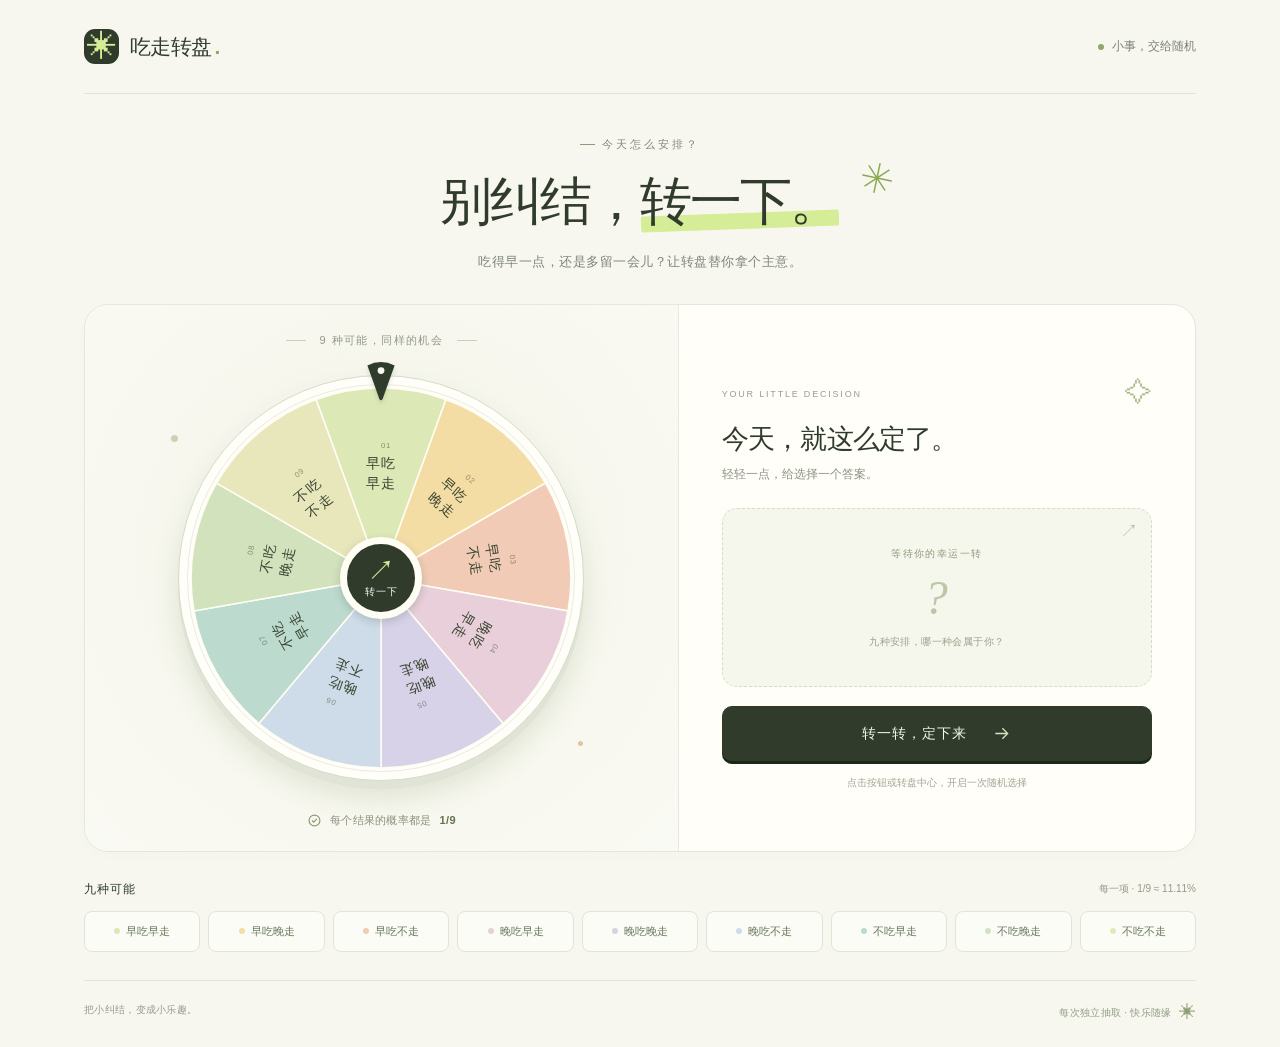
<file: dinner-spin/index.html>
<!doctype html>
<html lang="zh-CN">
<head>
  <meta charset="UTF-8">
  <meta name="viewport" content="width=device-width, initial-scale=1">
  <meta name="theme-color" content="#f7f7ef">
  <meta name="description" content="早吃、晚吃、不吃，早走、晚走、不走。九个选项，每个概率都是 1/9，转一转就有答案。">
  <title>吃走转盘 · 今天怎么安排</title>
  <link rel="icon" href="data:image/svg+xml,%3Csvg xmlns='http://www.w3.org/2000/svg' viewBox='0 0 64 64'%3E%3Crect width='64' height='64' rx='20' fill='%232d3827'/%3E%3Ccircle cx='32' cy='34' r='20' fill='%23d3ed8b'/%3E%3Cpath d='M26 8h12l-6 17z' fill='%23f7f7ef'/%3E%3Ccircle cx='32' cy='34' r='5' fill='%232d3827'/%3E%3C/svg%3E">
  <link rel="stylesheet" href="./style.css">
  <script type="module" src="./app.js"></script>
</head>
<body>
  <div class="page-shell">
    <header class="site-header">
      <a class="brand" href="./" aria-label="吃走转盘首页"><span class="brand-mark" aria-hidden="true">✳</span><span>吃走转盘<span class="brand-dot">.</span></span></a>
      <span class="header-note"><span class="status-dot"></span> 小事，交给随机</span>
    </header>
    <main>
      <section class="intro" aria-labelledby="page-title">
        <p class="eyebrow"><span></span> 今天怎么安排？</p>
        <h1 id="page-title">别纠结，<span class="highlight">转一下。</span><svg class="title-spark" viewBox="0 0 44 44" aria-hidden="true"><path d="M22 2v40M2 22h40M8 8l28 28M8 36L36 8"/></svg></h1>
        <p class="intro-copy">吃得早一点，还是多留一会儿？让转盘替你拿个主意。</p>
      </section>
      <section class="playground" aria-label="随机转盘">
        <div class="wheel-side">
          <div class="wheel-caption"><span class="caption-line"></span> 9 种可能，同样的机会 <span class="caption-line"></span></div>
          <div class="wheel-stage" id="wheel-stage">
            <span class="orbit-dot dot-one" aria-hidden="true"></span><span class="orbit-dot dot-two" aria-hidden="true"></span>
            <svg class="pointer" viewBox="0 0 40 52" aria-hidden="true"><path d="M4 6Q20-2 36 6L22 45Q20 49 18 45Z" fill="#303c2b"/><circle cx="20" cy="12" r="4" fill="#f7f7ef"/></svg>
            <div class="wheel-frame"><svg id="wheel" viewBox="0 0 500 500" role="img" aria-label="包含九个等大的选项扇区的转盘"></svg></div>
            <button class="wheel-hub" id="hub-button" aria-label="开始转动转盘"><span aria-hidden="true">↗</span><span>转一下</span></button>
          </div>
          <p class="wheel-footnote"><svg viewBox="0 0 18 18" fill="none" aria-hidden="true"><circle cx="9" cy="9" r="6.5"/><path d="m6 9 2 2 4-4"/></svg> 每个结果的概率都是 <strong>1/9</strong></p>
        </div>
        <div class="decision-side">
          <div class="decision-heading"><span class="tiny-label">YOUR LITTLE DECISION</span><span class="tiny-star" aria-hidden="true">✧</span></div>
          <h2>今天，就这么定了。</h2>
          <p class="decision-copy">轻轻一点，给选择一个答案。</p>
          <div class="result-card" id="result-card" role="status" aria-live="polite" aria-atomic="true">
            <span class="result-kicker" id="result-kicker">等待你的幸运一转</span>
            <div class="result-value" id="result-value"><span class="empty-result" aria-hidden="true">?</span><span class="sr-only">还没有抽取结果</span></div>
            <p class="result-message" id="result-message">九种安排，哪一种会属于你？</p>
            <span class="card-corner" aria-hidden="true">↗</span>
          </div>
          <button class="spin-button" id="spin-button"><span id="spin-label">转一转，定下来</span><svg viewBox="0 0 24 24" fill="none" aria-hidden="true"><path d="M5 12h14M13 6l6 6-6 6"/></svg></button>
          <p class="button-note" id="button-note">点击按钮或转盘中心，开启一次随机选择</p>
        </div>
      </section>
      <section class="options-section" aria-labelledby="options-title">
        <div class="options-heading"><h2 id="options-title">九种可能</h2><span>每一项 · 1/9 ≈ 11.11%</span></div>
        <ol class="options-list" id="options-list"></ol>
      </section>
      <noscript><p class="noscript">请在浏览器中开启 JavaScript，才能使用随机转盘。</p></noscript>
    </main>
    <footer><span>把小纠结，变成小乐趣。</span><span>每次独立抽取 · 快乐随缘 <span aria-hidden="true">✳</span></span></footer>
  </div>
  <div id="confetti" aria-hidden="true"></div>
</body>
</html>
</file>
<file: dinner-spin/style.css>
:root{font-family:Inter,"PingFang SC","Microsoft YaHei","Noto Sans CJK SC",sans-serif;color:#303b2c;background:#f7f7ef;font-synthesis:none;--ink:#303b2c;--muted:#7e8577;--lime:#d6ed98}*{box-sizing:border-box}body{margin:0}button,a{-webkit-tap-highlight-color:transparent}button{font:inherit;cursor:pointer}a{color:inherit;text-decoration:none}button:focus-visible,a:focus-visible{outline:3px solid #799545;outline-offset:6px}.page-shell{max-width:1200px;margin:auto;padding:0 44px}.site-header{height:94px;border-bottom:1px solid #e0e3d7;display:flex;align-items:center;justify-content:space-between}.brand{display:flex;align-items:center;gap:11px;font-size:21px;letter-spacing:-.6px;font-weight:800}.brand-mark{display:grid;place-items:center;width:35px;height:35px;background:var(--ink);color:var(--lime);border-radius:11px;font-size:30px;line-height:1}.brand-dot{color:#91ac55;margin-left:3px}.header-note{font-size:12px;color:#7c8373;display:flex;align-items:center;gap:8px}.status-dot{height:6px;width:6px;border-radius:50%;background:#91a770}.intro{text-align:center;padding:43px 0 33px}.eyebrow{display:flex;align-items:center;justify-content:center;gap:7px;font-size:11px;letter-spacing:3px;margin:0 0 16px;color:#818976}.eyebrow span{width:15px;height:1px;background:#8e9a7b}h1{font-size:clamp(35px,4.3vw,52px);font-weight:850;letter-spacing:-2px;line-height:1.3;margin:0;position:relative;display:inline-block}.highlight{position:relative;z-index:0}.highlight:after{content:"";background:var(--lime);position:absolute;height:16px;left:1px;right:1px;bottom:1px;z-index:-1;transform:rotate(-2deg);border-radius:2px}.title-spark{position:absolute;right:-53px;top:-6px;width:32px;stroke:#8ba953;stroke-width:2;stroke-linecap:round;transform:rotate(12deg)}.intro-copy{font-size:13px;letter-spacing:.5px;color:var(--muted);margin:17px 0 0}.playground{display:grid;grid-template-columns:1.15fr 1fr;border:1px solid #e4e7da;border-radius:24px;overflow:hidden;background:#fffef8;box-shadow:0 5px 18px #3b4b2603}.wheel-side{display:flex;align-items:center;flex-direction:column;padding:28px 28px 23px;background:radial-gradient(circle at 50% 46%,#f1f2e6 0,#f8f8f0 65%,#fafaf4 100%);border-right:1px solid #e7e9df;position:relative}.wheel-caption{font-size:11px;color:#929985;letter-spacing:1.4px;display:flex;align-items:center;gap:14px}.caption-line{width:20px;height:1px;background:#c8cdbd}.wheel-stage{width:min(100%,420px);aspect-ratio:1;position:relative;margin-top:20px}.wheel-frame{position:absolute;inset:7px;border-radius:50%;background:#fffef8;padding:9px;border:1px solid #d5dbc8;box-shadow:0 8px 0 #e0e4d6,0 17px 28px #445d2320}.wheel-frame:after{content:"";pointer-events:none;position:absolute;inset:8px;border:1px solid #52613d1f;border-radius:50%}#wheel{width:100%;height:100%;display:block;overflow:visible;will-change:transform}.wheel-sector{stroke:#fffdf4;stroke-width:2}.wheel-label{font-size:18px;font-weight:700;fill:#384331;text-anchor:middle;letter-spacing:1.5px;pointer-events:none}.wheel-number{font-size:10px;font-weight:500;fill:#384331;opacity:.52;letter-spacing:1px}.pointer{position:absolute;z-index:3;width:34px;height:45px;left:50%;transform:translateX(-50%);top:-8px;filter:drop-shadow(0 3px 2px #303b2c25)}.wheel-hub{position:absolute;inset:50% auto auto 50%;transform:translate(-50%,-50%);width:82px;height:82px;display:flex;align-items:center;justify-content:center;flex-direction:column;border:7px solid #fffef5;border-radius:50%;background:var(--ink);color:#fffefa;box-shadow:0 3px 8px #2e3a3333;z-index:2}.wheel-hub span:first-child{font-size:28px;line-height:29px;color:#d6ed98}.wheel-hub span:last-child{font-size:10px;letter-spacing:1px}.wheel-hub:hover:not(:disabled){background:#46563a}.wheel-hub:disabled{cursor:wait}.orbit-dot{position:absolute;width:7px;height:7px;z-index:2;background:#cad4b3;border-radius:50%}.dot-one{top:16%;left:0}.dot-two{bottom:10%;right:2%;width:5px;height:5px;background:#e4c39c}.wheel-footnote{display:flex;align-items:center;gap:5px;font-size:11px;letter-spacing:.3px;color:#8b927f;margin:25px 0 0}.wheel-footnote strong{font-weight:650;color:#63724f;margin-left:3px}.wheel-footnote svg{width:15px;height:15px;stroke:#8b9b74;stroke-width:1.4;margin-right:3px}.decision-side{padding:43px 43px 27px;display:flex;flex-direction:column;justify-content:center}.decision-heading{display:flex;align-items:center;justify-content:space-between}.tiny-label{font-size:9px;letter-spacing:1.8px;color:#989f8e}.tiny-star{font-size:27px;color:#a6b584;line-height:1}.decision-side h2{font-size:27px;letter-spacing:-.8px;margin:14px 0 9px;font-weight:750}.decision-copy{font-size:12px;color:#8d9385;margin:0 0 25px}.result-card{position:relative;text-align:center;border:1px dashed #d6ddc6;border-radius:15px;background:#f5f7ed;min-height:179px;padding:20px 15px;display:flex;align-items:center;flex-direction:column;justify-content:center;overflow:hidden;transition:background .3s,border .3s}.result-kicker{font-size:10px;color:#8d987b;letter-spacing:1.4px}.result-value{font-size:33px;letter-spacing:2px;font-weight:800;line-height:1.5;min-height:64px;display:flex;align-items:center;justify-content:center;margin:5px 0}.empty-result{font-family:Georgia,serif;font-size:48px;line-height:1;color:#bcc7a7;font-style:italic;font-weight:400}.result-message{font-size:10px;color:#99a18c;margin:0;letter-spacing:.4px}.card-corner{position:absolute;right:13px;top:10px;color:#bac4a9;font-size:18px}.result-card.has-result{background:#ebf2da;border:1px solid #d0dfae}.has-result .result-kicker{color:#6a7d4f}.has-result .result-message{color:#7f8a6e}.result-card.spinning .empty-result{animation:pulse 1s ease-in-out infinite}.spin-button{margin-top:19px;display:flex;align-items:center;justify-content:center;gap:24px;width:100%;height:55px;border:1px solid #303b2c;background:#303b2c;border-radius:10px;color:#f4f7eb;font-weight:650;font-size:14px;letter-spacing:1px;box-shadow:0 3px 0 #1c2816;transition:background .2s,transform .2s}.spin-button:hover:not(:disabled){background:#445439;transform:translateY(-1px)}.spin-button:active:not(:disabled){transform:translateY(2px);box-shadow:none}.spin-button:disabled{cursor:wait;background:#606d53;border-color:#606d53;box-shadow:none}.spin-button svg{width:21px;stroke:#d5e5ba;stroke-width:1.5}.button-note{font-size:10px;text-align:center;line-height:1.6;color:#a0a595;margin:14px 0 0;min-height:16px}.options-section{margin-top:29px}.options-heading{display:flex;align-items:center;justify-content:space-between;margin-bottom:13px}.options-heading h2{font-size:12px;letter-spacing:1px;margin:0;font-weight:650}.options-heading>span{font-size:10px;color:#929a85}.options-list{margin:0;padding:0;list-style:none;display:grid;grid-template-columns:repeat(9,1fr);gap:8px}.option{border:1px solid #e1e5d7;border-radius:8px;padding:12px 3px;display:flex;justify-content:center;align-items:center;gap:6px;font-size:11px;color:#68765c;white-space:nowrap;background:#fbfcf6;transition:background .3s,border-color .3s}.option-dot{width:6px;height:6px;flex-shrink:0;border-radius:50%;background:var(--option-color)}.option.selected{background:#e9f0d8;border-color:#9bb774;color:#354528;box-shadow:0 0 0 1px #9bb774}.option.selected:after{content:"✓";font-size:10px}footer{display:flex;justify-content:space-between;margin:28px 0 0;border-top:1px solid #e0e3d7;padding:22px 0 24px;font-size:10px;color:#959d89;letter-spacing:.3px}footer>span:last-child{display:flex;align-items:center;gap:7px}footer>span:last-child>span{font-size:17px;color:#8e9e74}.sr-only{position:absolute;width:1px;height:1px;padding:0;margin:-1px;overflow:hidden;clip:rect(0,0,0,0);white-space:nowrap;border:0}#confetti{position:fixed;inset:0;pointer-events:none;overflow:hidden;z-index:10}.confetti-piece{position:absolute;left:50%;top:43%;width:7px;height:10px;background:var(--color);animation:confetti 1.6s cubic-bezier(.15,.6,.35,1) forwards}.noscript{text-align:center;color:#864e30}@keyframes confetti{from{opacity:1;transform:translate(0,0) rotate(0)}to{opacity:0;transform:translate(var(--x),var(--y)) rotate(var(--r))}}@keyframes pulse{50%{opacity:.35;transform:scale(.85)}}@media(min-width:1400px){.intro{padding-top:48px;padding-bottom:38px}.page-shell{max-width:1220px}.wheel-stage{width:440px}.decision-side{padding-left:48px;padding-right:48px}}@media(max-width:950px){.page-shell{padding:0 26px}.wheel-side{padding:24px 20px}.decision-side{padding:30px 26px}.decision-side h2{font-size:23px}.wheel-hub{width:72px;height:72px;border-width:6px}.options-list{grid-template-columns:repeat(3,1fr)}.option{padding:10px}.result-value{font-size:29px}.wheel-caption{font-size:10px;gap:7px;letter-spacing:0}.options-section{margin-top:24px}}@media(max-width:640px){.page-shell{padding:0 20px}.site-header{height:71px}.brand{font-size:18px}.brand-mark{width:31px;height:31px;font-size:26px}.header-note{font-size:10px;gap:6px}.intro{padding:30px 0 25px}.eyebrow{font-size:10px;margin-bottom:12px}h1{font-size:36px;letter-spacing:-1.5px}.title-spark{width:24px;right:-31px;top:-5px}.intro-copy{font-size:11px;line-height:1.8;max-width:280px;margin:12px auto 0;letter-spacing:0}.highlight:after{height:12px}.playground{grid-template-columns:1fr;border-radius:20px}.wheel-side{padding:21px 25px 17px;border-right:0;border-bottom:1px solid #e7e9df}.wheel-stage{width:min(100%,355px);margin-top:19px}.wheel-caption{letter-spacing:.7px;font-size:10px}.wheel-frame{inset:5px;padding:7px;box-shadow:0 6px 0 #e0e4d6,0 12px 18px #445d2318}.pointer{width:29px;height:38px;top:-7px}.wheel-hub{width:66px;height:66px;border-width:5px}.wheel-hub span:first-child{font-size:23px;line-height:24px}.wheel-hub span:last-child{font-size:9px}.wheel-footnote{margin-top:19px;font-size:10px}.decision-side{padding:23px 23px 20px}.decision-heading{display:none}.decision-side h2{font-size:21px;margin:0 0 6px}.decision-copy{font-size:11px;margin-bottom:17px}.result-card{min-height:141px;padding:15px}.result-value{font-size:30px;min-height:49px;margin:3px 0}.empty-result{font-size:38px}.result-kicker{font-size:9px}.spin-button{height:51px;margin-top:16px;font-size:13px}.button-note{font-size:9px;margin-top:11px}.options-heading h2{font-size:11px}.options-heading>span{font-size:9px}.option{font-size:11px;padding:11px 3px}footer{font-size:9px;margin-top:23px;padding:19px 0;gap:10px}footer>span:last-child{gap:3px}}@media(prefers-reduced-motion:reduce){*{scroll-behavior:auto!important;animation:none!important;transition:none!important}}
@media(max-width:360px){.title-spark{right:-9px;top:-20px;width:19px}h1{font-size:33px}.header-note{font-size:9px}.decision-side{padding-left:18px;padding-right:18px}.option{font-size:10px;gap:4px}}
</file>
